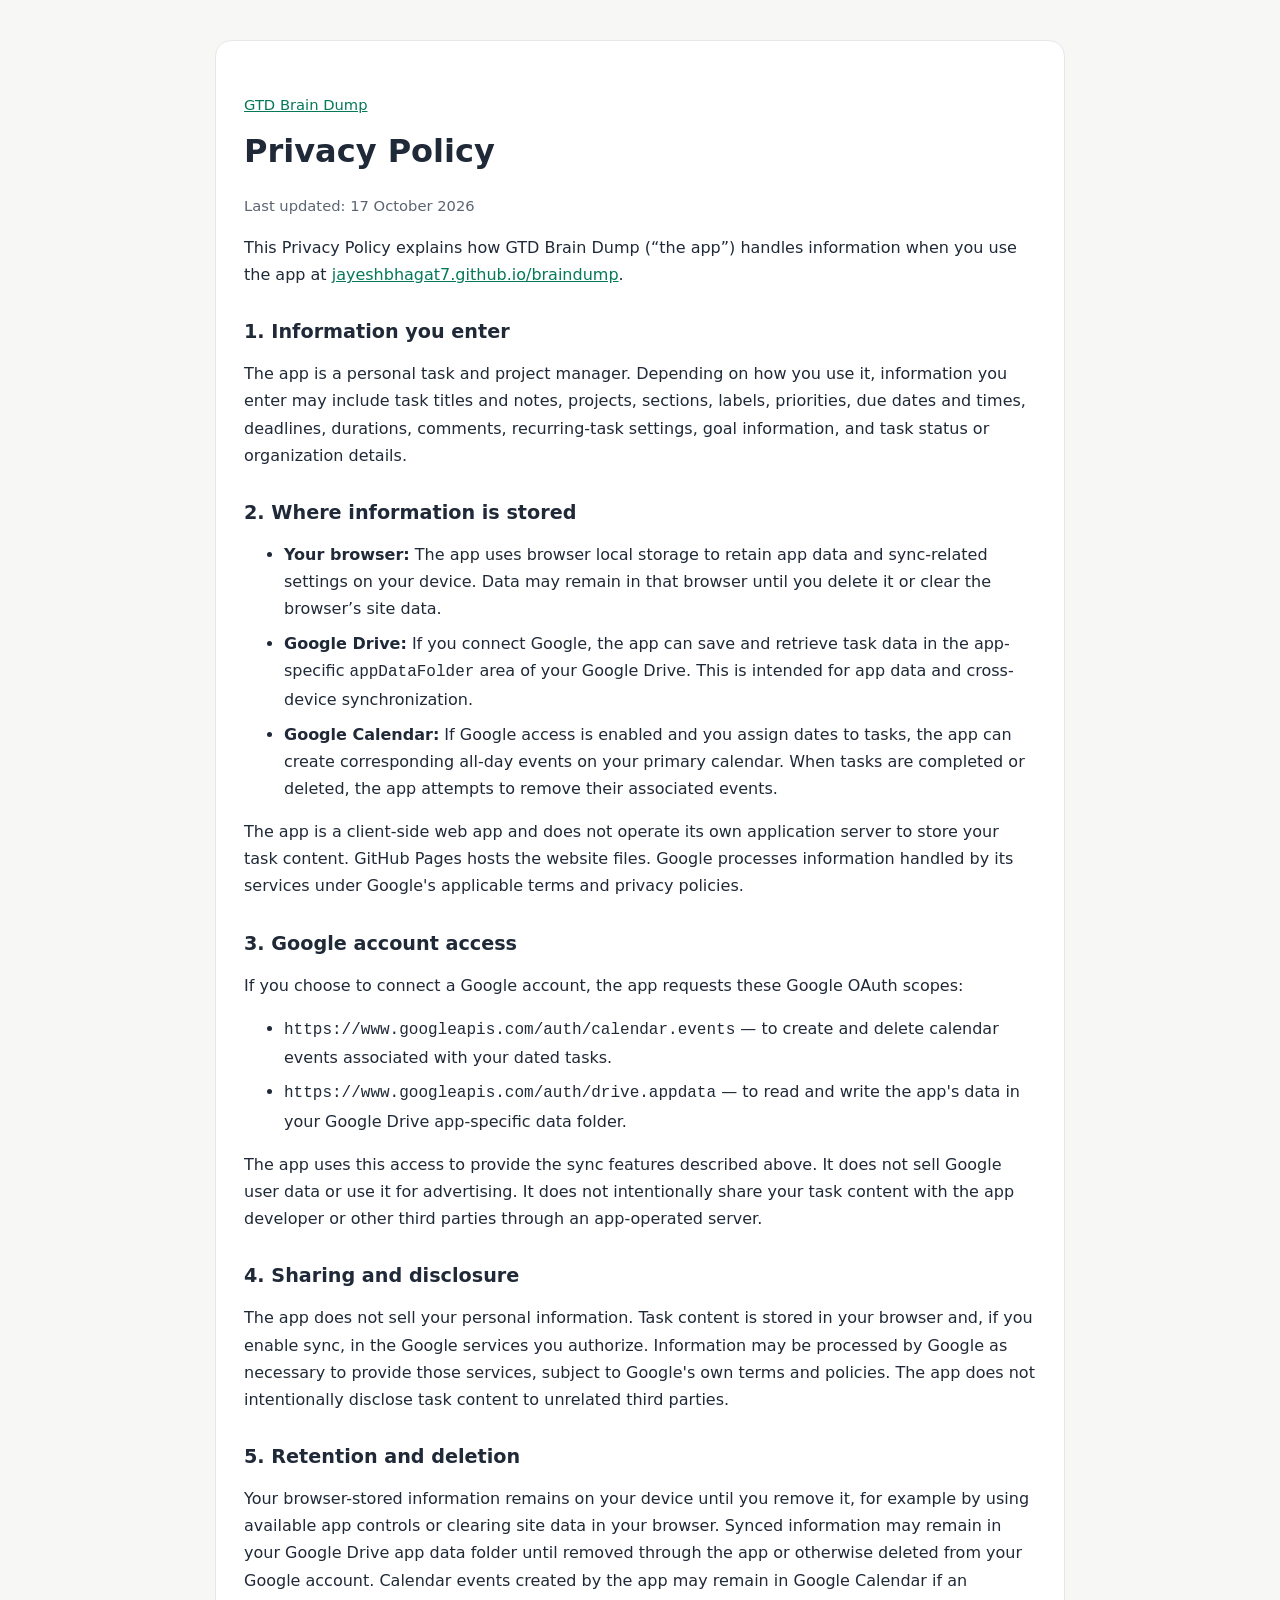
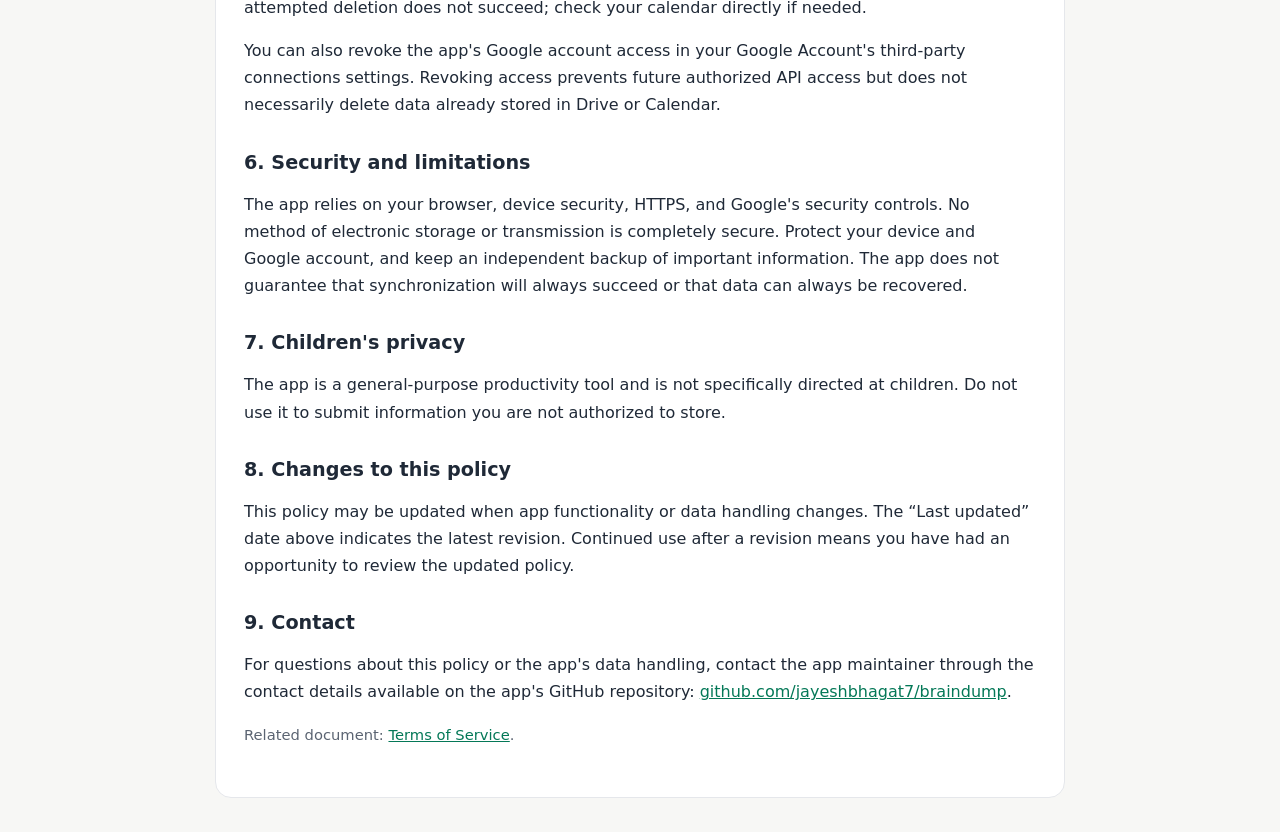
<file: privacy.html>
<!doctype html>
<html lang="en">
<head>
  <meta charset="utf-8">
  <meta name="viewport" content="width=device-width, initial-scale=1">
  <meta name="robots" content="index,follow">
  <title>Privacy Policy — GTD Brain Dump</title>
  <style>
    :root{color-scheme:light;--ink:#1f2937;--muted:#5b6472;--line:#e5e7eb;--accent:#047857}
    *{box-sizing:border-box}
    body{margin:0;background:#f7f7f5;color:var(--ink);font:16px/1.7 system-ui,-apple-system,BlinkMacSystemFont,"Segoe UI",sans-serif}
    main{max-width:850px;margin:40px auto;padding:36px 28px;background:#fff;border:1px solid var(--line);border-radius:16px}
    h1,h2{line-height:1.25}h1{font-size:2rem;margin-top:0}h2{font-size:1.2rem;margin-top:2rem}
    a{color:var(--accent)}.meta,footer{color:var(--muted);font-size:.92rem}
    li{margin:.45rem 0}
    @media(max-width:600px){main{margin:0;padding:24px 18px;border-radius:0;border:0}}
  </style>
</head>
<body>
<main>
  <p class="meta"><a href="./">GTD Brain Dump</a></p>
  <h1>Privacy Policy</h1>
  <p class="meta">Last updated: 17 October 2026</p>
  <p>This Privacy Policy explains how GTD Brain Dump (“the app”) handles information when you use the app at <a href="https://jayeshbhagat7.github.io/braindump/">jayeshbhagat7.github.io/braindump</a>.</p>

  <h2>1. Information you enter</h2>
  <p>The app is a personal task and project manager. Depending on how you use it, information you enter may include task titles and notes, projects, sections, labels, priorities, due dates and times, deadlines, durations, comments, recurring-task settings, goal information, and task status or organization details.</p>

  <h2>2. Where information is stored</h2>
  <ul>
    <li><strong>Your browser:</strong> The app uses browser local storage to retain app data and sync-related settings on your device. Data may remain in that browser until you delete it or clear the browser’s site data.</li>
    <li><strong>Google Drive:</strong> If you connect Google, the app can save and retrieve task data in the app-specific <code>appDataFolder</code> area of your Google Drive. This is intended for app data and cross-device synchronization.</li>
    <li><strong>Google Calendar:</strong> If Google access is enabled and you assign dates to tasks, the app can create corresponding all-day events on your primary calendar. When tasks are completed or deleted, the app attempts to remove their associated events.</li>
  </ul>
  <p>The app is a client-side web app and does not operate its own application server to store your task content. GitHub Pages hosts the website files. Google processes information handled by its services under Google's applicable terms and privacy policies.</p>

  <h2>3. Google account access</h2>
  <p>If you choose to connect a Google account, the app requests these Google OAuth scopes:</p>
  <ul>
    <li><code>https://www.googleapis.com/auth/calendar.events</code> — to create and delete calendar events associated with your dated tasks.</li>
    <li><code>https://www.googleapis.com/auth/drive.appdata</code> — to read and write the app's data in your Google Drive app-specific data folder.</li>
  </ul>
  <p>The app uses this access to provide the sync features described above. It does not sell Google user data or use it for advertising. It does not intentionally share your task content with the app developer or other third parties through an app-operated server.</p>

  <h2>4. Sharing and disclosure</h2>
  <p>The app does not sell your personal information. Task content is stored in your browser and, if you enable sync, in the Google services you authorize. Information may be processed by Google as necessary to provide those services, subject to Google's own terms and policies. The app does not intentionally disclose task content to unrelated third parties.</p>

  <h2>5. Retention and deletion</h2>
  <p>Your browser-stored information remains on your device until you remove it, for example by using available app controls or clearing site data in your browser. Synced information may remain in your Google Drive app data folder until removed through the app or otherwise deleted from your Google account. Calendar events created by the app may remain in Google Calendar if an attempted deletion does not succeed; check your calendar directly if needed.</p>
  <p>You can also revoke the app's Google account access in your Google Account's third-party connections settings. Revoking access prevents future authorized API access but does not necessarily delete data already stored in Drive or Calendar.</p>

  <h2>6. Security and limitations</h2>
  <p>The app relies on your browser, device security, HTTPS, and Google's security controls. No method of electronic storage or transmission is completely secure. Protect your device and Google account, and keep an independent backup of important information. The app does not guarantee that synchronization will always succeed or that data can always be recovered.</p>

  <h2>7. Children's privacy</h2>
  <p>The app is a general-purpose productivity tool and is not specifically directed at children. Do not use it to submit information you are not authorized to store.</p>

  <h2>8. Changes to this policy</h2>
  <p>This policy may be updated when app functionality or data handling changes. The “Last updated” date above indicates the latest revision. Continued use after a revision means you have had an opportunity to review the updated policy.</p>

  <h2>9. Contact</h2>
  <p>For questions about this policy or the app's data handling, contact the app maintainer through the contact details available on the app's GitHub repository: <a href="https://github.com/jayeshbhagat7/braindump">github.com/jayeshbhagat7/braindump</a>.</p>

  <footer><p>Related document: <a href="./terms.html">Terms of Service</a>.</p></footer>
</main>
</body>
</html>
</file>
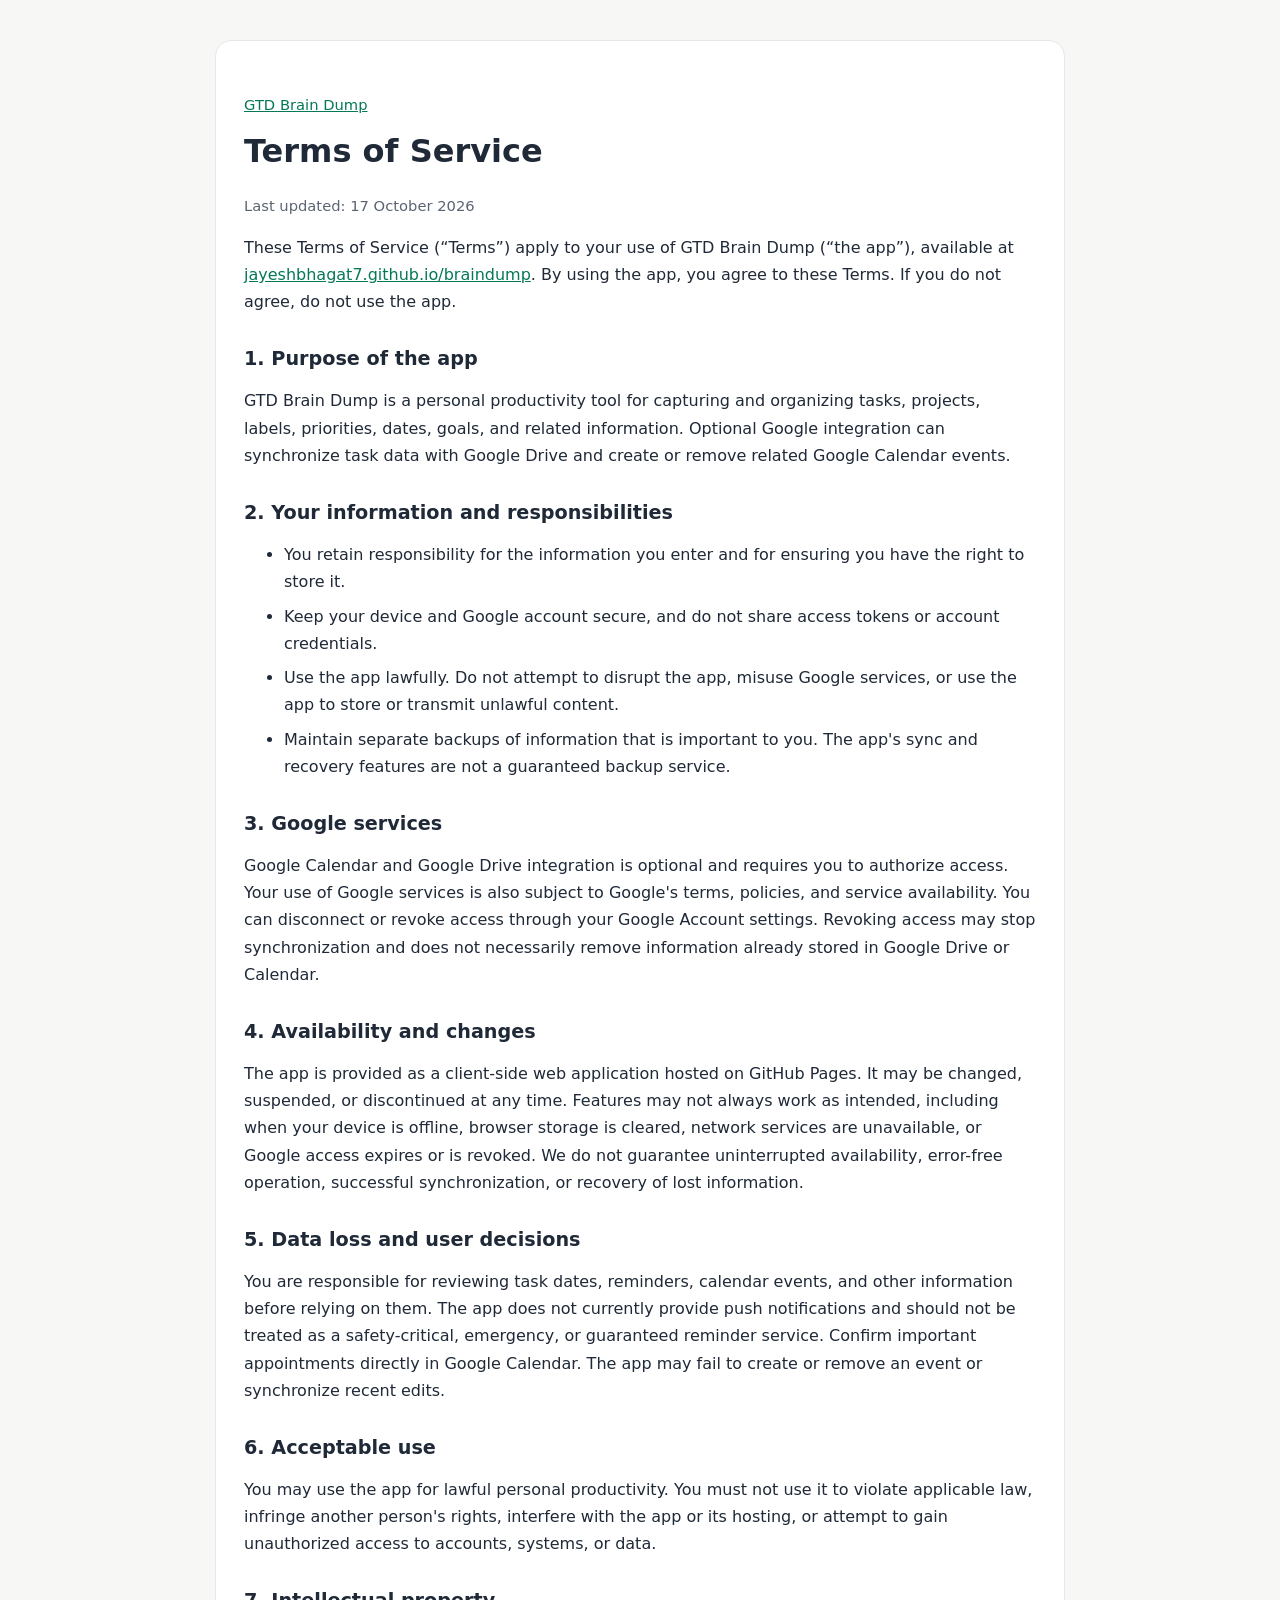
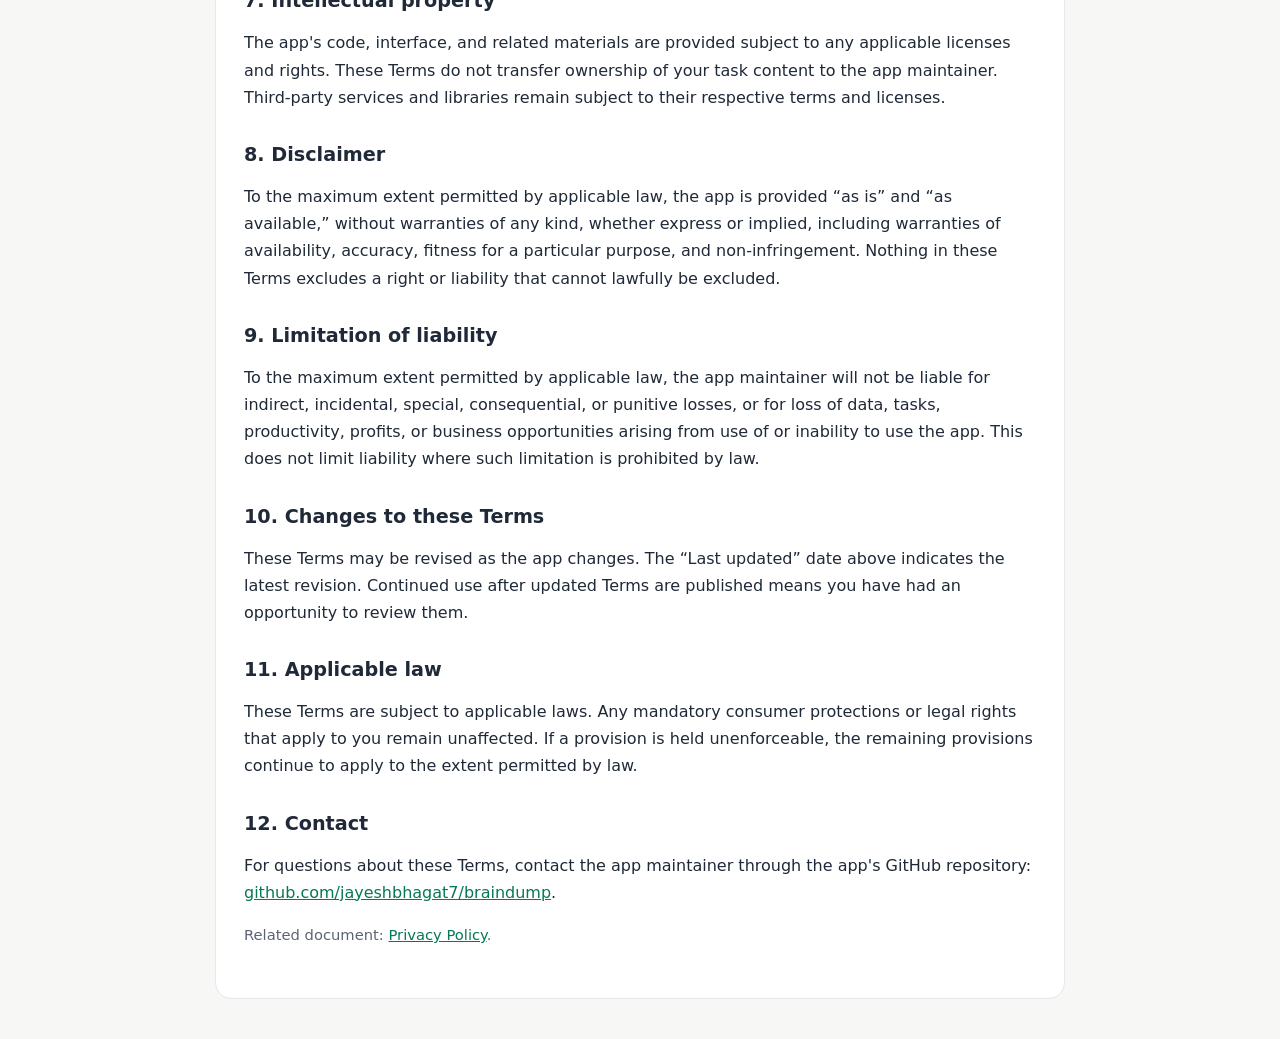
<file: terms.html>
<!doctype html>
<html lang="en">
<head>
  <meta charset="utf-8">
  <meta name="viewport" content="width=device-width, initial-scale=1">
  <meta name="robots" content="index,follow">
  <title>Terms of Service — GTD Brain Dump</title>
  <style>
    :root{color-scheme:light;--ink:#1f2937;--muted:#5b6472;--line:#e5e7eb;--accent:#047857}
    *{box-sizing:border-box}
    body{margin:0;background:#f7f7f5;color:var(--ink);font:16px/1.7 system-ui,-apple-system,BlinkMacSystemFont,"Segoe UI",sans-serif}
    main{max-width:850px;margin:40px auto;padding:36px 28px;background:#fff;border:1px solid var(--line);border-radius:16px}
    h1,h2{line-height:1.25}h1{font-size:2rem;margin-top:0}h2{font-size:1.2rem;margin-top:2rem}
    a{color:var(--accent)}.meta,footer{color:var(--muted);font-size:.92rem}
    li{margin:.45rem 0}
    @media(max-width:600px){main{margin:0;padding:24px 18px;border-radius:0;border:0}}
  </style>
</head>
<body>
<main>
  <p class="meta"><a href="./">GTD Brain Dump</a></p>
  <h1>Terms of Service</h1>
  <p class="meta">Last updated: 17 October 2026</p>
  <p>These Terms of Service (“Terms”) apply to your use of GTD Brain Dump (“the app”), available at <a href="https://jayeshbhagat7.github.io/braindump/">jayeshbhagat7.github.io/braindump</a>. By using the app, you agree to these Terms. If you do not agree, do not use the app.</p>

  <h2>1. Purpose of the app</h2>
  <p>GTD Brain Dump is a personal productivity tool for capturing and organizing tasks, projects, labels, priorities, dates, goals, and related information. Optional Google integration can synchronize task data with Google Drive and create or remove related Google Calendar events.</p>

  <h2>2. Your information and responsibilities</h2>
  <ul>
    <li>You retain responsibility for the information you enter and for ensuring you have the right to store it.</li>
    <li>Keep your device and Google account secure, and do not share access tokens or account credentials.</li>
    <li>Use the app lawfully. Do not attempt to disrupt the app, misuse Google services, or use the app to store or transmit unlawful content.</li>
    <li>Maintain separate backups of information that is important to you. The app's sync and recovery features are not a guaranteed backup service.</li>
  </ul>

  <h2>3. Google services</h2>
  <p>Google Calendar and Google Drive integration is optional and requires you to authorize access. Your use of Google services is also subject to Google's terms, policies, and service availability. You can disconnect or revoke access through your Google Account settings. Revoking access may stop synchronization and does not necessarily remove information already stored in Google Drive or Calendar.</p>

  <h2>4. Availability and changes</h2>
  <p>The app is provided as a client-side web application hosted on GitHub Pages. It may be changed, suspended, or discontinued at any time. Features may not always work as intended, including when your device is offline, browser storage is cleared, network services are unavailable, or Google access expires or is revoked. We do not guarantee uninterrupted availability, error-free operation, successful synchronization, or recovery of lost information.</p>

  <h2>5. Data loss and user decisions</h2>
  <p>You are responsible for reviewing task dates, reminders, calendar events, and other information before relying on them. The app does not currently provide push notifications and should not be treated as a safety-critical, emergency, or guaranteed reminder service. Confirm important appointments directly in Google Calendar. The app may fail to create or remove an event or synchronize recent edits.</p>

  <h2>6. Acceptable use</h2>
  <p>You may use the app for lawful personal productivity. You must not use it to violate applicable law, infringe another person's rights, interfere with the app or its hosting, or attempt to gain unauthorized access to accounts, systems, or data.</p>

  <h2>7. Intellectual property</h2>
  <p>The app's code, interface, and related materials are provided subject to any applicable licenses and rights. These Terms do not transfer ownership of your task content to the app maintainer. Third-party services and libraries remain subject to their respective terms and licenses.</p>

  <h2>8. Disclaimer</h2>
  <p>To the maximum extent permitted by applicable law, the app is provided “as is” and “as available,” without warranties of any kind, whether express or implied, including warranties of availability, accuracy, fitness for a particular purpose, and non-infringement. Nothing in these Terms excludes a right or liability that cannot lawfully be excluded.</p>

  <h2>9. Limitation of liability</h2>
  <p>To the maximum extent permitted by applicable law, the app maintainer will not be liable for indirect, incidental, special, consequential, or punitive losses, or for loss of data, tasks, productivity, profits, or business opportunities arising from use of or inability to use the app. This does not limit liability where such limitation is prohibited by law.</p>

  <h2>10. Changes to these Terms</h2>
  <p>These Terms may be revised as the app changes. The “Last updated” date above indicates the latest revision. Continued use after updated Terms are published means you have had an opportunity to review them.</p>

  <h2>11. Applicable law</h2>
  <p>These Terms are subject to applicable laws. Any mandatory consumer protections or legal rights that apply to you remain unaffected. If a provision is held unenforceable, the remaining provisions continue to apply to the extent permitted by law.</p>

  <h2>12. Contact</h2>
  <p>For questions about these Terms, contact the app maintainer through the app's GitHub repository: <a href="https://github.com/jayeshbhagat7/braindump">github.com/jayeshbhagat7/braindump</a>.</p>

  <footer><p>Related document: <a href="./privacy.html">Privacy Policy</a>.</p></footer>
</main>
</body>
</html>
</file>
